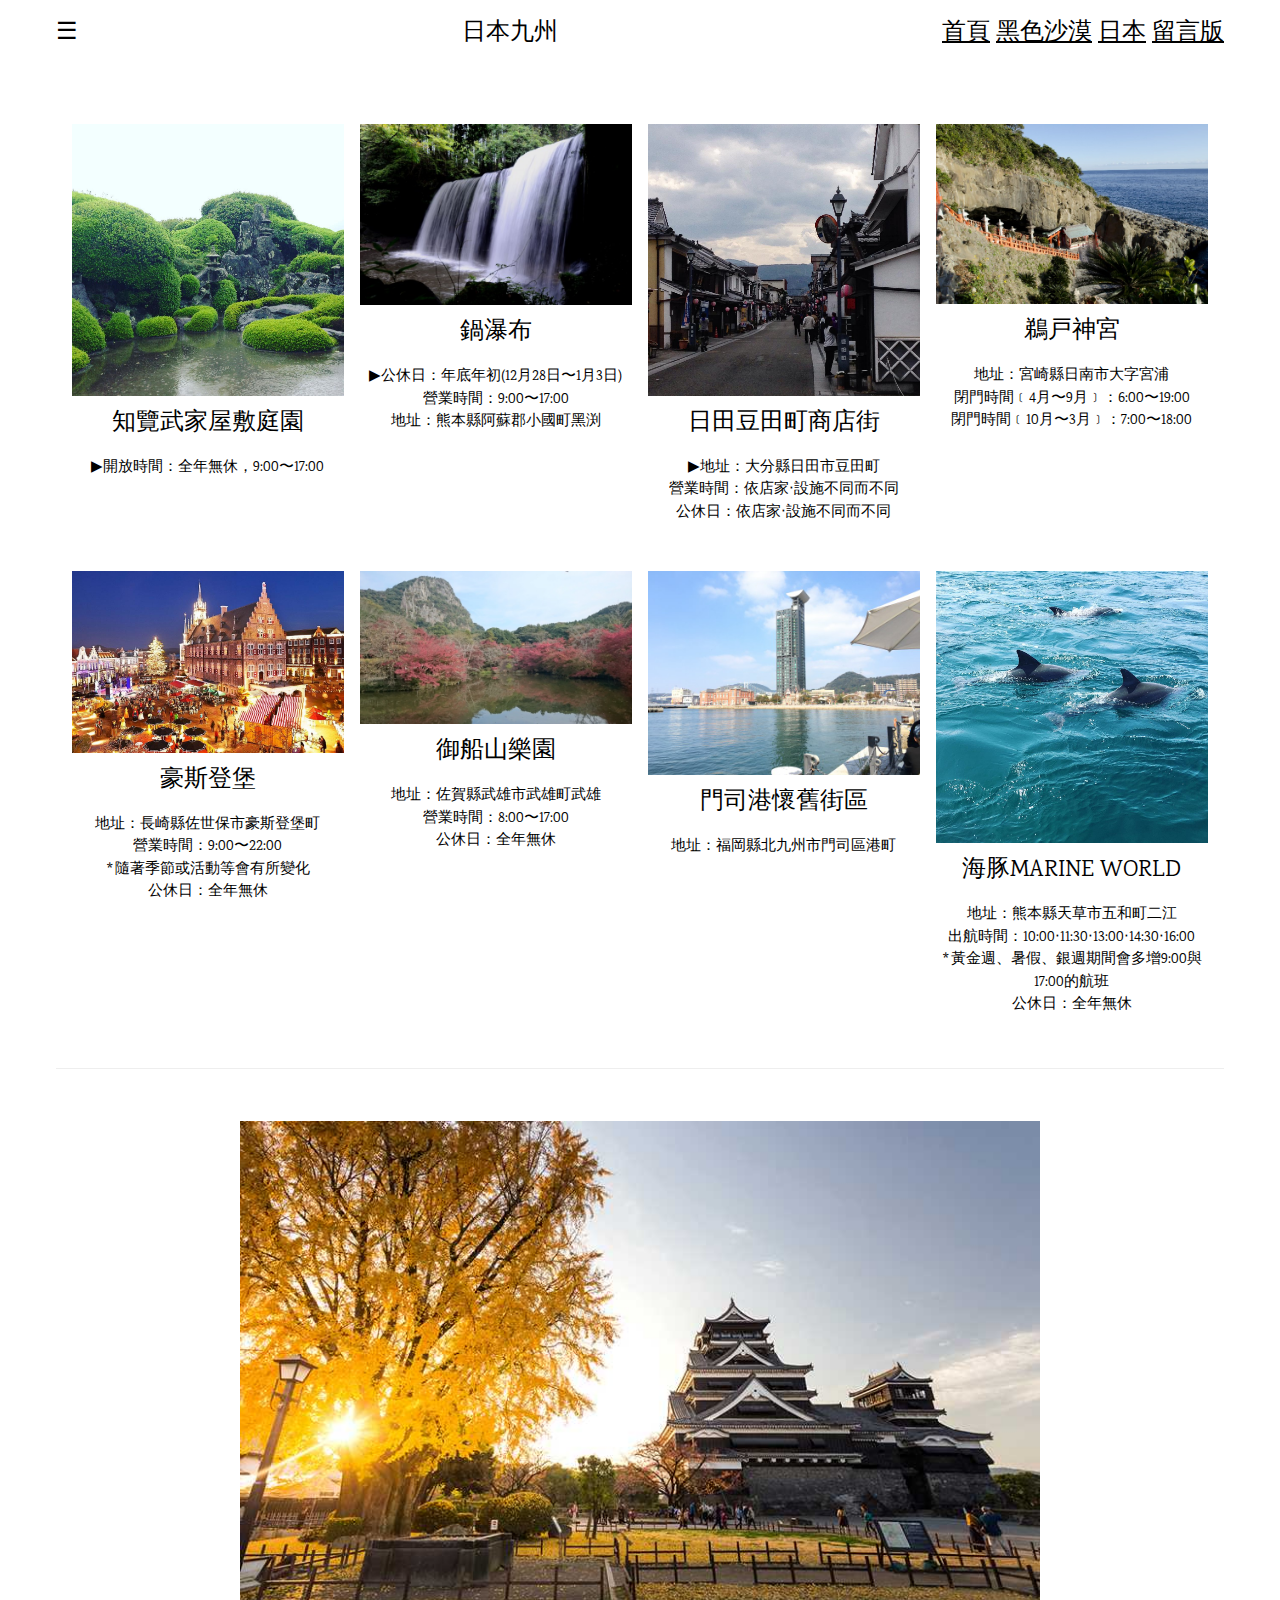
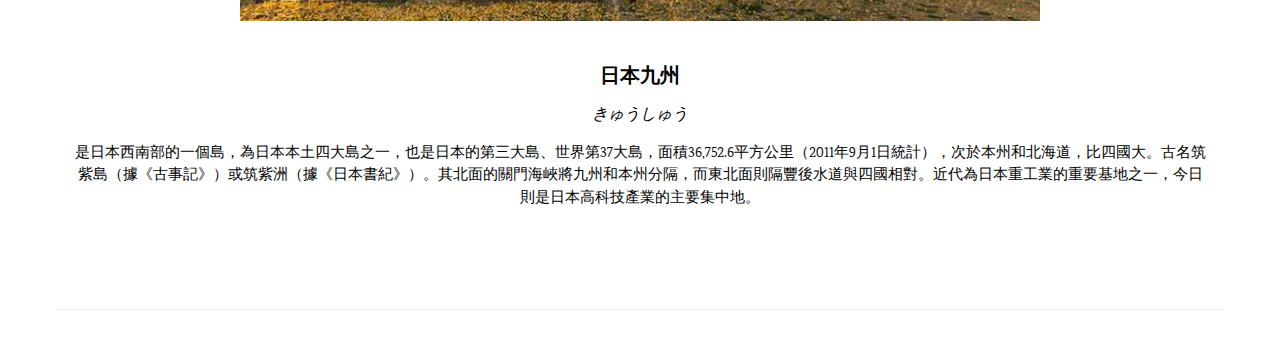
<file: 2.html>
<!DOCTYPE html>
<html>
<title>W3.CSS Template</title>
<meta charset="UTF-8">
<meta name="viewport" content="width=device-width, initial-scale=1">
<link rel="stylesheet" href="https://www.w3schools.com/w3css/4/w3.css">
<link rel="stylesheet" href="https://fonts.googleapis.com/css?family=Karma">
<style>
    body,
    h1,
    h2,
    h3,
    h4,
    h5,
    h6 {
        font-family: "Karma", sans-serif
    }
    
    .w3-bar-block .w3-bar-item {
        padding: 20px
    }
</style>

<body>

    <!-- Sidebar (hidden by default) -->
    <nav class="w3-sidebar w3-bar-block w3-card w3-top w3-xlarge w3-animate-left" style="display:none;z-index:2;width:40%;min-width:300px" id="mySidebar">
        <a href="1.html" onclick="w3_close()" class="w3-bar-item w3-button">日本沖繩</a>
        <a href="2.html" onclick="w3_close()" class="w3-bar-item w3-button">日本九州</a>
        <a href="3.html" onclick="w3_close()" class="w3-bar-item w3-button">日本四國</a>
        <a href="4.html" onclick="w3_close()" class="w3-bar-item w3-button">日本大阪</a>
        <a href="5.html" onclick="w3_close()" class="w3-bar-item w3-button">日本京都</a>
        <a href="6.html" onclick="w3_close()" class="w3-bar-item w3-button">日本北海道</a>
    </nav>

    <!-- Top menu -->
    <div class="w3-top">
        <div class="w3-white w3-xlarge" style="max-width:1200px;margin:auto">
            <div class="w3-button w3-padding-16 w3-left" onclick="w3_open()">☰</div>
            <div class="w3-button w3-padding-16 w3-right" onclick="w3_open()"><a href="index.html">首頁</a>
                <a href="黑色沙漠角色介紹.html ">黑色沙漠</a>
                <a href="背景故事.html ">日本</a>
                <a href="留言版.html ">留言版</a></diV>
            <div class="w3-center w3-padding-16">日本九州</div>
        </div>
    </div>

    <div class="w3-main w3-content w3-padding" style="max-width:1200px;margin-top:100px">

        <!-- First Photo Grid-->
        <div class="w3-row-padding w3-padding-16 w3-center" id="food">
            <div class="w3-quarter">
                <img src="img/31.jpg" alt="Sandwich" style="width:100%">
                <h3> 知覽武家屋敷庭園</h3>
                <p>▶︎開放時間：全年無休，9:00〜17:00
                </p>
            </div>
            <div class="w3-quarter">
                <img src="img/32.jpg" alt="Steak" style="width:100%">
                <h3>鍋瀑布</h3>
                <p>▶︎公休日：年底年初(12月28日〜1月3日)
                    <br>營業時間：9:00〜17:00
                    <br>地址：熊本縣阿蘇郡小國町黑渕
                </p>
            </div>
            <div class="w3-quarter">
                <img src="img/33.jpg" alt="Cherries" style="width:100%">
                <h3>日田豆田町商店街</h3>
                <p>▶︎地址：大分縣日田市豆田町
                    <br>營業時間：依店家‧設施不同而不同
                    <br> 公休日：依店家‧設施不同而不同</p>

            </div>
            <div class="w3-quarter">
                <img src="img/34.jpg" alt="Pasta and Wine" style="width:100%">
                <h3>鵜戸神宮</h3>
                <p>地址：宮崎縣日南市大字宮浦
                    <br> 閉門時間﹝4月〜9月﹞：6:00〜19:00
                    <br> 閉門時間﹝10月〜3月﹞：7:00〜18:00
                </p>
            </div>
        </div>

        <!-- Second Photo Grid-->
        <div class="w3-row-padding w3-padding-16 w3-center">
            <div class="w3-quarter">
                <img src="img/35.jpg" alt="Popsicle" style="width:100%">
                <h3>豪斯登堡</h3>
                <p>地址：長崎縣佐世保市豪斯登堡町
                    <br>營業時間：9:00〜22:00
                    <br>*隨著季節或活動等會有所變化
                    <br>公休日：全年無休
                </p>
            </div>
            <div class="w3-quarter">
                <img src="img/36.jpg" alt="Salmon" style="width:100%">
                <h3>御船山樂園</h3>
                <p>地址：佐賀縣武雄市武雄町武雄
                    <br>營業時間：8:00〜17:00
                    <br> 公休日：全年無休
                </p>
            </div>
            <div class="w3-quarter">
                <img src="img/37.jpg" alt="Sandwich" style="width:100%">
                <h3>門司港懷舊街區</h3>
                <p>地址：福岡縣北九州市門司區港町

                </p>
            </div>
            <div class="w3-quarter">
                <img src="img/38.jpg" alt="Croissant" style="width:100%">
                <h3>海豚MARINE WORLD</h3>
                <p>地址：熊本縣天草市五和町二江
                    <br> 出航時間：10:00‧11:30‧13:00‧14:30‧16:00
                    <br> *黃金週、暑假、銀週期間會多增9:00與17:00的航班
                    <br>公休日：全年無休

                </p>
            </div>
        </div>
        <hr id="about">

        <!-- About Section -->
        <div class="w3-container w3-padding-32 w3-center">

            <img src="img/75.jpg" alt="Me" class="w3-image" style="display:block;margin:auto" width="800" height="533">
            <div class="w3-padding-32">
                <h4><b>日本九州</b></h4>
                <h6><i>きゅうしゅう</i></h6>
                <p>是日本西南部的一個島，為日本本土四大島之一，也是日本的第三大島、世界第37大島，面積36,752.6平方公里（2011年9月1日統計），次於本州和北海道，比四國大。古名筑紫島（據《古事記》）或筑紫洲（據《日本書紀》）。其北面的關門海峽將九州和本州分隔，而東北面則隔豐後水道與四國相對。近代為日本重工業的重要基地之一，今日則是日本高科技產業的主要集中地。</p>
            </div>
        </div>
        <hr>
        <script>
            // Script to open and close sidebar
            function w3_open() {
                document.getElementById("mySidebar").style.display = "block";
            }

            function w3_close() {
                document.getElementById("mySidebar").style.display = "none";
            }
        </script>
        <audio src="精華演奏2.mp3" autoplay loop></audio>
</body>

</html>
</file>
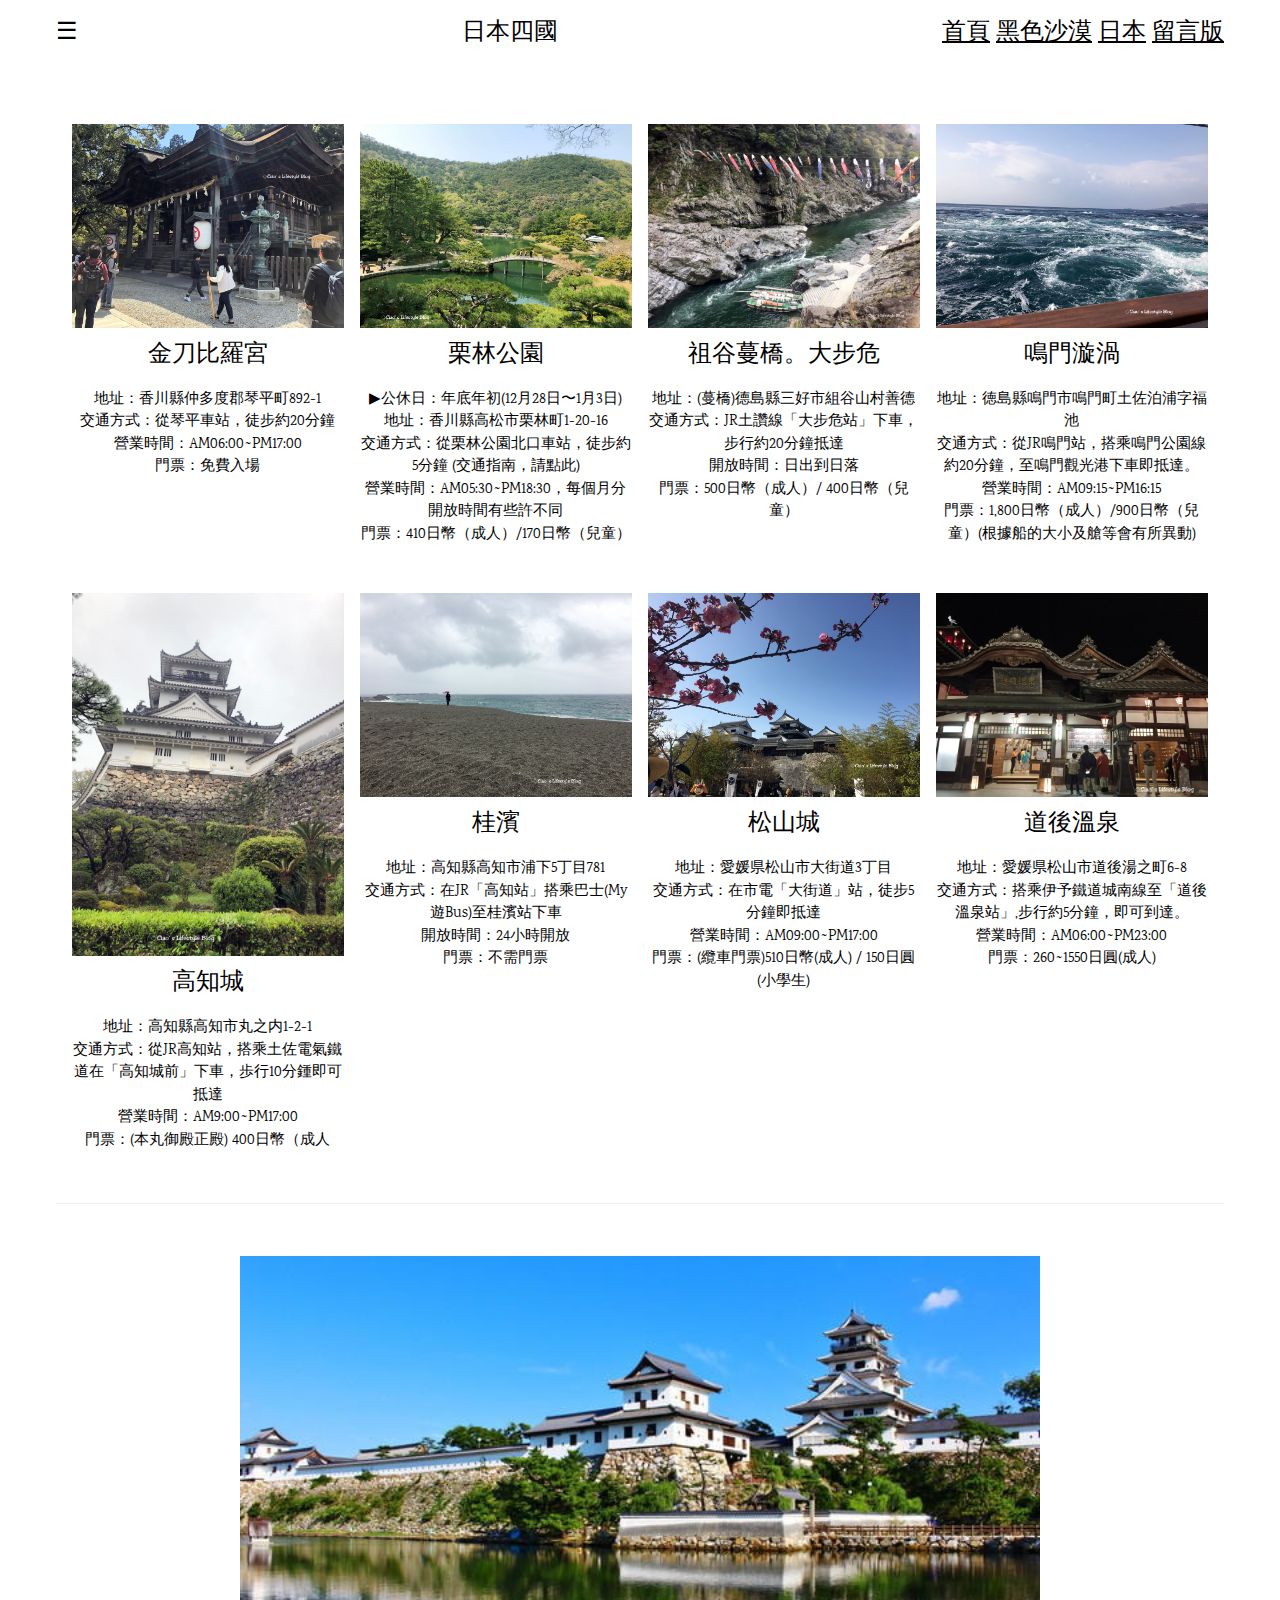
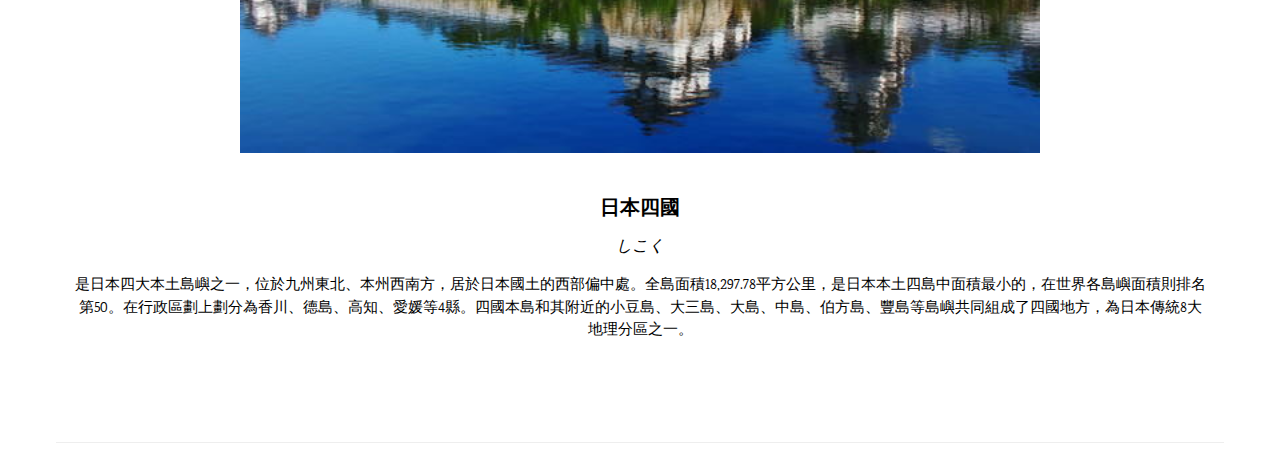
<file: 3.html>
<!DOCTYPE html>
<html>
<title>W3.CSS Template</title>
<meta charset="UTF-8">
<meta name="viewport" content="width=device-width, initial-scale=1">
<link rel="stylesheet" href="https://www.w3schools.com/w3css/4/w3.css">
<link rel="stylesheet" href="https://fonts.googleapis.com/css?family=Karma">
<style>
    body,
    h1,
    h2,
    h3,
    h4,
    h5,
    h6 {
        font-family: "Karma", sans-serif
    }
    
    .w3-bar-block .w3-bar-item {
        padding: 20px
    }
</style>

<body>

    <!-- Sidebar (hidden by default) -->
    <nav class="w3-sidebar w3-bar-block w3-card w3-top w3-xlarge w3-animate-left" style="display:none;z-index:2;width:40%;min-width:300px" id="mySidebar">
        <a href="1.html" onclick="w3_close()" class="w3-bar-item w3-button">日本沖繩</a>
        <a href="2.html" onclick="w3_close()" class="w3-bar-item w3-button">日本九州</a>
        <a href="3.html" onclick="w3_close()" class="w3-bar-item w3-button">日本四國</a>
        <a href="4.html" onclick="w3_close()" class="w3-bar-item w3-button">日本大阪</a>
        <a href="5.html" onclick="w3_close()" class="w3-bar-item w3-button">日本京都</a>
        <a href="6.html" onclick="w3_close()" class="w3-bar-item w3-button">日本北海道</a>
    </nav>

    <!-- Top menu -->
    <div class="w3-top">
        <div class="w3-white w3-xlarge" style="max-width:1200px;margin:auto">
            <div class="w3-button w3-padding-16 w3-left" onclick="w3_open()">☰</div>
            <div class="w3-button w3-padding-16 w3-right" onclick="w3_open()"><a href="index.html">首頁</a>
                <a href="黑色沙漠角色介紹.html ">黑色沙漠</a>
                <a href="1.html ">日本</a>
                <a href="留言版.html ">留言版</a></diV>
            <div class="w3-center w3-padding-16">日本四國</div>
        </div>
    </div>

    <div class="w3-main w3-content w3-padding" style="max-width:1200px;margin-top:100px">

        <!-- First Photo Grid-->
        <div class="w3-row-padding w3-padding-16 w3-center" id="food">
            <div class="w3-quarter">
                <img src="img/39.jpg" alt="Sandwich" style="width:100%">
                <h3> 金刀比羅宮</h3>
                <p>地址：香川縣仲多度郡琴平町892-1
                    <br> 交通方式：從琴平車站，徒步約20分鐘
                    <br>營業時間：AM06:00~PM17:00
                    <br> 門票：免費入場
                </p>
            </div>
            <div class="w3-quarter">
                <img src="img/40.jpg" alt="Steak" style="width:100%">
                <h3>栗林公園</h3>
                <p>▶︎公休日：年底年初(12月28日〜1月3日)
                    <br>地址：香川縣高松市栗林町1-20-16
                    <br>交通方式：從栗林公園北口車站，徒步約5分鐘 (交通指南，請點此)
                    <br>營業時間：AM05:30~PM18:30，每個月分開放時間有些許不同
                    <br>門票：410日幣（成人）/170日幣（兒童）
                </p>
            </div>
            <div class="w3-quarter">
                <img src="img/41.jpg" alt="Cherries" style="width:100%">
                <h3>祖谷蔓橋。大步危</h3>
                <p>地址：(蔓橋)德島縣三好市組谷山村善德
                    <br> 交通方式：JR土讚線「大步危站」下車，步行約20分鐘抵達
                    <br> 開放時間：日出到日落
                    <br>門票：500日幣（成人）/ 400日幣（兒童）</p>

            </div>
            <div class="w3-quarter">
                <img src="img/42.jpg" alt="Pasta and Wine" style="width:100%">
                <h3>鳴門漩渦</h3>
                <p>地址：徳島縣鳴門市鳴門町土佐泊浦字福池
                    <br>交通方式：從JR鳴門站，搭乘鳴門公園線約20分鐘，至鳴門觀光港下車即抵達。
                    <br>營業時間：AM09:15~PM16:15
                    <br>門票：1,800日幣（成人）/900日幣（兒童）(根據船的大小及艙等會有所異動)
                </p>
            </div>
        </div>

        <!-- Second Photo Grid-->
        <div class="w3-row-padding w3-padding-16 w3-center">
            <div class="w3-quarter">
                <img src="img/43.jpg" alt="Popsicle" style="width:100%">
                <h3>高知城</h3>
                <p>地址：高知縣高知市丸之内1-2-1
                    <br>交通方式：從JR高知站，搭乘土佐電氣鐵道在「高知城前」下車，歩行10分鍾即可抵達
                    <br>營業時間：AM9:00~PM17:00
                    <br>門票：(本丸御殿正殿) 400日幣（成人
                </p>
            </div>
            <div class="w3-quarter">
                <img src="img/44.jpg" alt="Salmon" style="width:100%">
                <h3>桂濱</h3>
                <p>地址：高知縣高知市浦下5丁目781
                    <br>交通方式：在JR「高知站」搭乘巴士(My遊Bus)至桂濱站下車
                    <br>開放時間：24小時開放
                    <br> 門票：不需門票
                </p>
            </div>
            <div class="w3-quarter">
                <img src="img/45.jpg" alt="Sandwich" style="width:100%">
                <h3>松山城</h3>
                <p>地址：愛媛県松山市大街道3丁目
                    <br>交通方式：在市電「大街道」站，徒步5分鐘即抵達
                    <br>營業時間：AM09:00~PM17:00
                    <br>門票：(纜車門票)510日幣(成人) / 150日圓(小學生)
                </p>
            </div>
            <div class="w3-quarter">
                <img src="img/46.jpg" alt="Croissant" style="width:100%">
                <h3>道後溫泉</h3>
                <p>地址：愛媛県松山市道後湯之町6-8
                    <br>交通方式：搭乘伊予鐵道城南線至「道後溫泉站」,步行約5分鐘，即可到達。
                    <br>營業時間：AM06:00~PM23:00
                    <br>門票：260~1550日圓(成人)

                </p>
            </div>
        </div>
        <hr id="about">

        <!-- About Section -->
        <div class="w3-container w3-padding-32 w3-center">

            <img src="img/74.jpg" alt="Me" class="w3-image" style="display:block;margin:auto" width="800" height="533">
            <div class="w3-padding-32">
                <h4><b>日本四國</b></h4>
                <h6><i>しこく</i></h6>
                <p>是日本四大本土島嶼之一，位於九州東北、本州西南方，居於日本國土的西部偏中處。全島面積18,297.78平方公里，是日本本土四島中面積最小的，在世界各島嶼面積則排名第50。在行政區劃上劃分為香川、德島、高知、愛媛等4縣。四國本島和其附近的小豆島、大三島、大島、中島、伯方島、豐島等島嶼共同組成了四國地方，為日本傳統8大地理分區之一。</p>
            </div>
        </div>
        <hr>
        <script>
            // Script to open and close sidebar
            function w3_open() {
                document.getElementById("mySidebar").style.display = "block";
            }

            function w3_close() {
                document.getElementById("mySidebar").style.display = "none";
            }
        </script>
        <audio src="日本四國(無版權音樂).mp3" autoplay loop></audio>
</body>

</html>
</file>
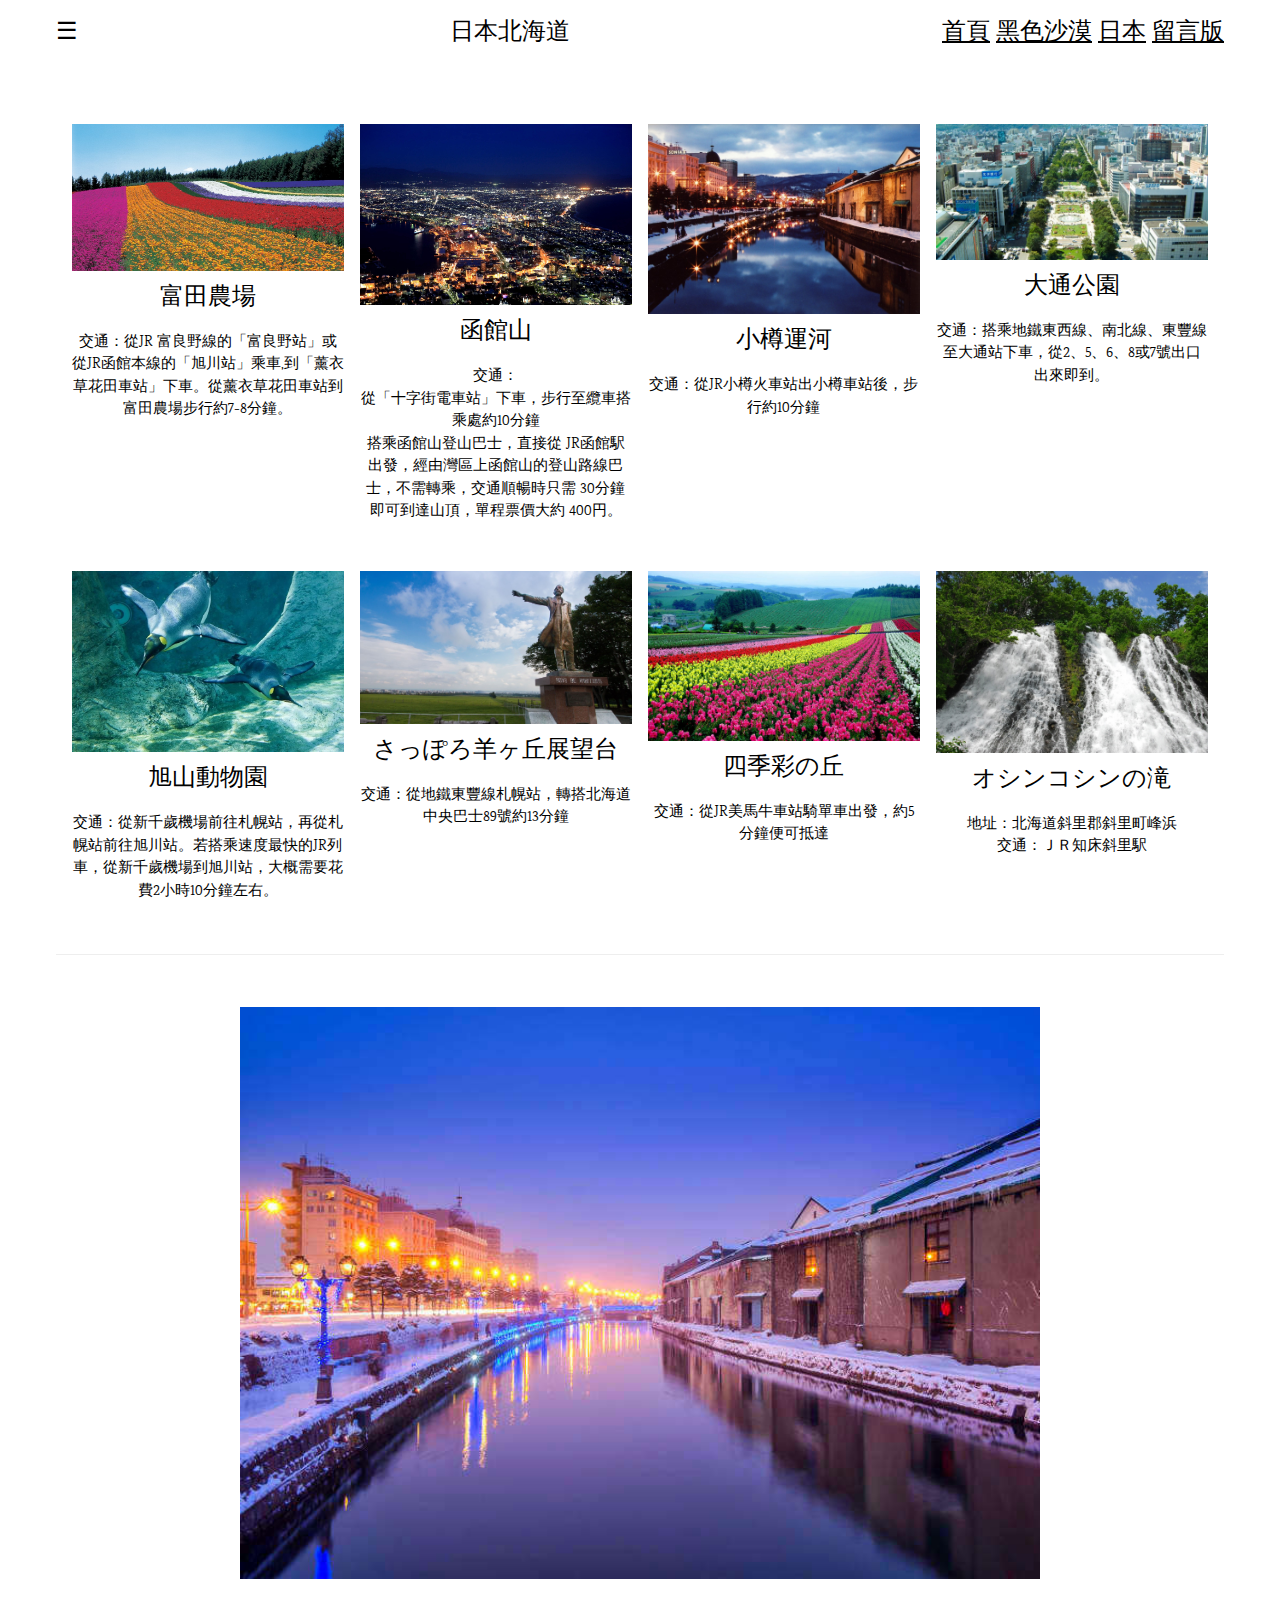
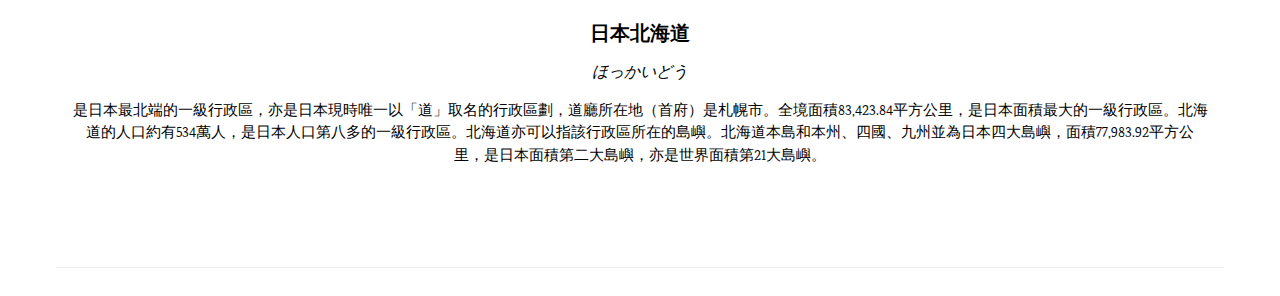
<file: 6.html>
<!DOCTYPE html>
<html>
<title>W3.CSS Template</title>
<meta charset="UTF-8">
<meta name="viewport" content="width=device-width, initial-scale=1">
<link rel="stylesheet" href="https://www.w3schools.com/w3css/4/w3.css">
<link rel="stylesheet" href="https://fonts.googleapis.com/css?family=Karma">
<style>
    body,
    h1,
    h2,
    h3,
    h4,
    h5,
    h6 {
        font-family: "Karma", sans-serif
    }
    
    .w3-bar-block .w3-bar-item {
        padding: 20px
    }
</style>

<body>

    <!-- Sidebar (hidden by default) -->
    <nav class="w3-sidebar w3-bar-block w3-card w3-top w3-xlarge w3-animate-left" style="display:none;z-index:2;width:40%;min-width:300px" id="mySidebar">
        <a href="1.html" onclick="w3_close()" class="w3-bar-item w3-button">日本沖繩</a>
        <a href="2.html" onclick="w3_close()" class="w3-bar-item w3-button">日本九州</a>
        <a href="3.html" onclick="w3_close()" class="w3-bar-item w3-button">日本四國</a>
        <a href="4.html" onclick="w3_close()" class="w3-bar-item w3-button">日本大阪</a>
        <a href="5.html" onclick="w3_close()" class="w3-bar-item w3-button">日本京都</a>
        <a href="6.html" onclick="w3_close()" class="w3-bar-item w3-button">日本北海道</a>
    </nav>

    <!-- Top menu -->
    <div class="w3-top">
        <div class="w3-white w3-xlarge" style="max-width:1200px;margin:auto">
            <div class="w3-button w3-padding-16 w3-left" onclick="w3_open()">☰</div>
            <div class="w3-button w3-padding-16 w3-right" onclick="w3_open()"><a href="index.html">首頁</a>
                <a href="黑色沙漠角色介紹.html ">黑色沙漠</a>
                <a href="1.html ">日本</a>
                <a href="留言版.html ">留言版</a></diV>
            <div class="w3-center w3-padding-16">日本北海道</div>
        </div>
    </div>

    <div class="w3-main w3-content w3-padding" style="max-width:1200px;margin-top:100px">

        <!-- First Photo Grid-->
        <div class="w3-row-padding w3-padding-16 w3-center" id="food">
            <div class="w3-quarter">
                <img src="img/63.jpg" alt="Sandwich" style="width:100%">
                <h3> 富田農場</h3>
                <p>交通：從JR 富良野線的「富良野站」或從JR函館本線的「旭川站」乘車,到「薰衣草花田車站」下車。從薰衣草花田車站到富田農場步行約7-8分鐘。
                </p>
            </div>
            <div class="w3-quarter">
                <img src="img/64.jpg" alt="Steak" style="width:100%">
                <h3>函館山</h3>
                <p>交通：
                    <br>從「十字街電車站」下車，步行至纜車搭乘處約10分鐘
                    <br> 搭乘函館山登山巴士，直接從 JR函館駅出發，經由灣區上函館山的登山路線巴士，不需轉乘，交通順暢時只需 30分鐘即可到達山頂，單程票價大約 400円。
                </p>
            </div>
            <div class="w3-quarter">
                <img src="img/65.jpg" alt="Cherries" style="width:100%">
                <h3>小樽運河</h3>
                <p>交通：從JR小樽火車站出小樽車站後，步行約10分鐘</p>

            </div>
            <div class="w3-quarter">
                <img src="img/66.jpg" alt="Pasta and Wine" style="width:100%">
                <h3>大通公園</h3>
                <p>交通：搭乘地鐵東西線、南北線、東豐線至大通站下車，從2、5、6、8或7號出口出來即到。
                </p>
            </div>
        </div>

        <!-- Second Photo Grid-->
        <div class="w3-row-padding w3-padding-16 w3-center">
            <div class="w3-quarter">
                <img src="img/67.jpg" alt="Popsicle" style="width:100%">
                <h3>旭山動物園</h3>
                <p>交通：從新千歲機場前往札幌站，再從札幌站前往旭川站。若搭乘速度最快的JR列車，從新千歲機場到旭川站，大概需要花費2小時10分鐘左右。
                </p>
            </div>
            <div class="w3-quarter">
                <img src="img/68.jpg" alt="Salmon" style="width:100%">
                <h3>さっぽろ羊ヶ丘展望台</h3>
                <p>交通：從地鐵東豐線札幌站，轉搭北海道中央巴士89號約13分鐘
                </p>
            </div>
            <div class="w3-quarter">
                <img src="img/69.jpg" alt="Sandwich" style="width:100%">
                <h3>四季彩の丘</h3>
                <p>交通：從JR美馬牛車站騎單車出發，約5分鐘便可抵達
                </p>
            </div>
            <div class="w3-quarter">
                <img src="img/70.jpg" alt="Croissant" style="width:100%">
                <h3>オシンコシンの滝</h3>
                <p>地址：北海道斜里郡斜里町峰浜

                    <br>交通：ＪＲ知床斜里駅
                </p>
            </div>
        </div>

        <hr id="about">

        <!-- About Section -->
        <div class="w3-container w3-padding-32 w3-center">

            <img src="img/71.jpg" alt="Me" class="w3-image" style="display:block;margin:auto" width="800" height="533">
            <div class="w3-padding-32">
                <h4><b>日本北海道</b></h4>
                <h6><i>ほっかいどう</i></h6>
                <p>是日本最北端的一級行政區，亦是日本現時唯一以「道」取名的行政區劃，道廳所在地（首府）是札幌市。全境面積83,423.84平方公里，是日本面積最大的一級行政區。北海道的人口約有534萬人，是日本人口第八多的一級行政區。北海道亦可以指該行政區所在的島嶼。北海道本島和本州、四國、九州並為日本四大島嶼，面積77,983.92平方公里，是日本面積第二大島嶼，亦是世界面積第21大島嶼。</p>
            </div>
        </div>
        <hr>
        <script>
            // Script to open and close sidebar
            function w3_open() {
                document.getElementById("mySidebar").style.display = "block";
            }

            function w3_close() {
                document.getElementById("mySidebar").style.display = "none";
            }
        </script>
        <audio src="大地之詩 冬 北海道.mp3" autoplay loop></audio>
</body>

</html>
</file>
